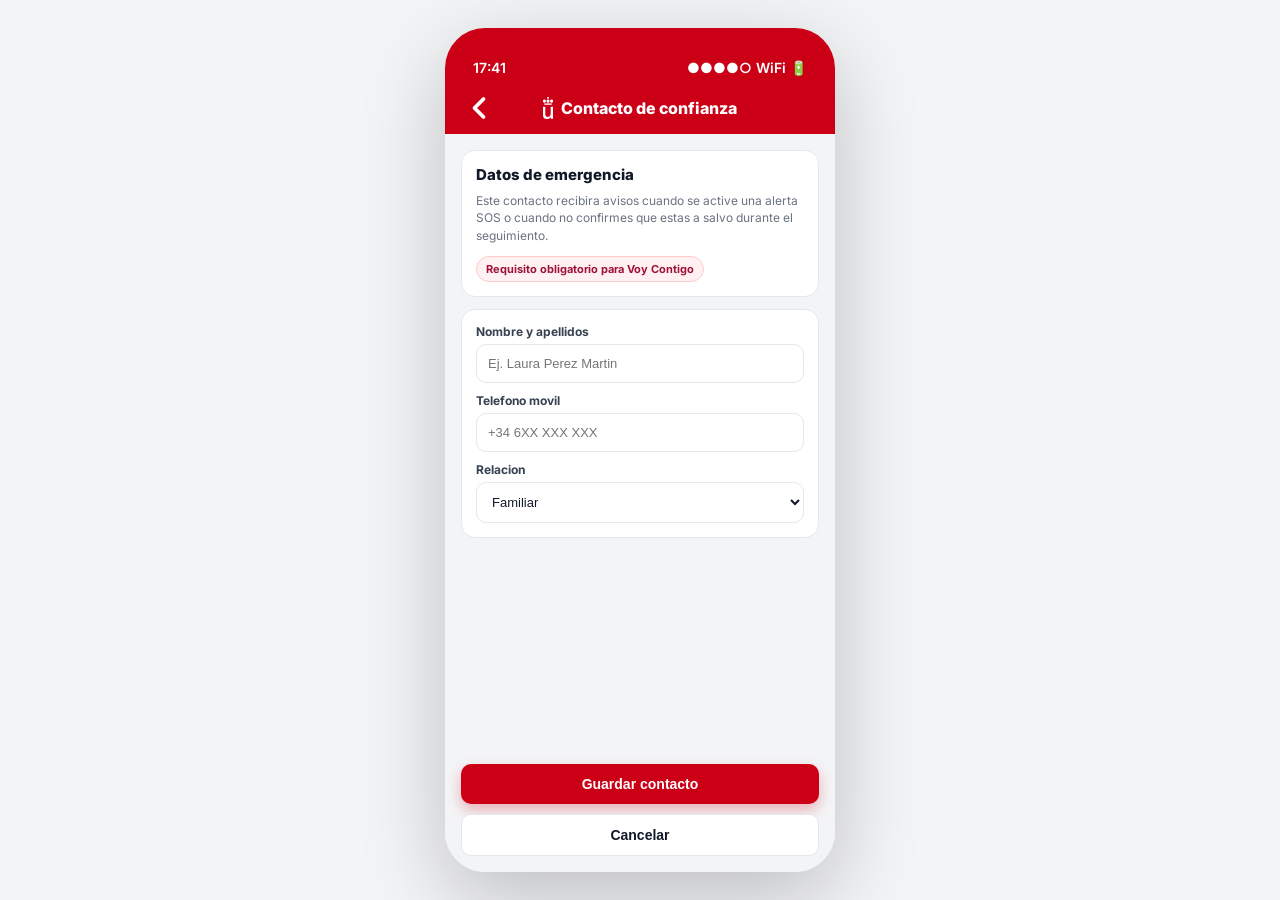
<file: ui-prototype/mockup_contacto_confianza.html>
<!DOCTYPE html>
<html lang="es">
<head>
    <meta charset="UTF-8">
    <meta name="viewport" content="width=device-width, initial-scale=1.0">
    <title>SENDA URJC - Contacto de confianza</title>
    <link href="https://fonts.googleapis.com/css2?family=Inter:wght@400;500;600;700;800&display=swap" rel="stylesheet">
    <style>
        :root {
            --urjc-red: #CB0017;
            --urjc-red-dark: #9E0012;
            --bg-gray: #f3f4f6;
            --text-main: #111827;
            --text-soft: #6b7280;
            --border: #e5e7eb;
        }

        * { box-sizing: border-box; margin: 0; padding: 0; }

        body {
            font-family: 'Inter', sans-serif;
            min-height: 100vh;
            display: flex;
            justify-content: center;
            align-items: center;
            background: var(--bg-gray);
            padding: 20px;
        }

        .phone-frame {
            width: 390px;
            height: 844px;
            background: #fff;
            border-radius: 40px;
            overflow: hidden;
            box-shadow: 0 26px 84px rgba(0, 0, 0, 0.22);
            display: flex;
            flex-direction: column;
        }

        .status-bar {
            height: 54px;
            background: var(--urjc-red);
            color: #fff;
            display: flex;
            justify-content: space-between;
            align-items: flex-end;
            padding: 0 28px 6px;
            font-size: 14px;
            font-weight: 600;
        }

        .header {
            height: 52px;
            background: var(--urjc-red);
            color: #fff;
            display: flex;
            align-items: center;
            justify-content: space-between;
            padding: 0 16px;
        }

        .header-back {
            width: 36px;
            height: 36px;
            display: flex;
            align-items: center;
            justify-content: center;
            cursor: pointer;
        }

        .header-title {
            font-size: 16px;
            font-weight: 800;
            display: flex;
            gap: 8px;
            align-items: center;
        }

        .header-title img { height: 22px; }

        .header-placeholder {
            width: 36px;
            height: 36px;
        }

        .content {
            flex: 1;
            background: var(--bg-gray);
            padding: 16px;
            display: flex;
            flex-direction: column;
            gap: 12px;
        }

        .section {
            background: #fff;
            border-radius: 14px;
            border: 1px solid var(--border);
            padding: 14px;
        }

        .section h2 {
            font-size: 15px;
            font-weight: 800;
            color: var(--text-main);
            margin-bottom: 8px;
        }

        .section p {
            color: var(--text-soft);
            font-size: 12px;
            line-height: 1.45;
            margin-bottom: 12px;
        }

        .field {
            display: flex;
            flex-direction: column;
            gap: 5px;
            margin-bottom: 10px;
        }

        .field label {
            font-size: 12px;
            font-weight: 700;
            color: #374151;
        }

        .field input,
        .field select {
            width: 100%;
            border: 1px solid var(--border);
            border-radius: 10px;
            padding: 11px;
            font-size: 13px;
            color: var(--text-main);
            background: #fff;
        }

        .actions {
            margin-top: auto;
            display: flex;
            flex-direction: column;
            gap: 10px;
        }

        .btn {
            border: none;
            border-radius: 10px;
            padding: 12px;
            font-size: 14px;
            font-weight: 700;
            cursor: pointer;
        }

        .btn-primary {
            background: var(--urjc-red);
            color: #fff;
            box-shadow: 0 6px 14px rgba(203, 0, 23, 0.28);
        }

        .btn-primary:hover { background: var(--urjc-red-dark); }

        .btn-secondary {
            background: #fff;
            color: var(--text-main);
            border: 1px solid var(--border);
        }

        .chip {
            display: inline-flex;
            align-items: center;
            gap: 6px;
            border-radius: 999px;
            border: 1px solid #fecaca;
            background: #fff1f2;
            color: #9f1239;
            padding: 5px 9px;
            font-size: 11px;
            font-weight: 700;
        }
    </style>
</head>
<body>
    <div class="phone-frame">
        <div class="status-bar">
            <span>17:41</span>
            <span>●●●●○ WiFi 🔋</span>
        </div>

        <div class="header">
            <div class="header-back" data-back="mockup_perfil.html">
                <svg viewBox="0 0 24 24" fill="none" stroke="white" stroke-width="2.5" stroke-linecap="round" stroke-linejoin="round">
                    <polyline points="15 18 9 12 15 6"></polyline>
                </svg>
            </div>
            <div class="header-title">
                <img src="assets/URJC_Simbolos/URJ_simbolo_BN_NEG.png" alt="URJC">
                Contacto de confianza
            </div>
            <div class="header-placeholder"></div>
        </div>

        <main class="content">
            <section class="section">
                <h2>Datos de emergencia</h2>
                <p>Este contacto recibira avisos cuando se active una alerta SOS o cuando no confirmes que estas a salvo durante el seguimiento.</p>
                <span class="chip">Requisito obligatorio para Voy Contigo</span>
            </section>

            <section class="section">
                <div class="field">
                    <label for="contactName">Nombre y apellidos</label>
                    <input id="contactName" type="text" placeholder="Ej. Laura Perez Martin">
                </div>

                <div class="field">
                    <label for="contactPhone">Telefono movil</label>
                    <input id="contactPhone" type="tel" placeholder="+34 6XX XXX XXX">
                </div>

                <div class="field" style="margin-bottom: 0;">
                    <label for="contactRelation">Relacion</label>
                    <select id="contactRelation">
                        <option value="familia" selected>Familiar</option>
                        <option value="amistad">Amistad</option>
                        <option value="otro">Otro</option>
                    </select>
                </div>
            </section>

            <div class="actions">
                <button id="saveTrustedBtn" class="btn btn-primary">Guardar contacto</button>
                <button class="btn btn-secondary" data-demo-nav="mockup_perfil.html">Cancelar</button>
            </div>
        </main>
    </div>

    <script src="demo-flow.js"></script>
</body>
</html>
</file>
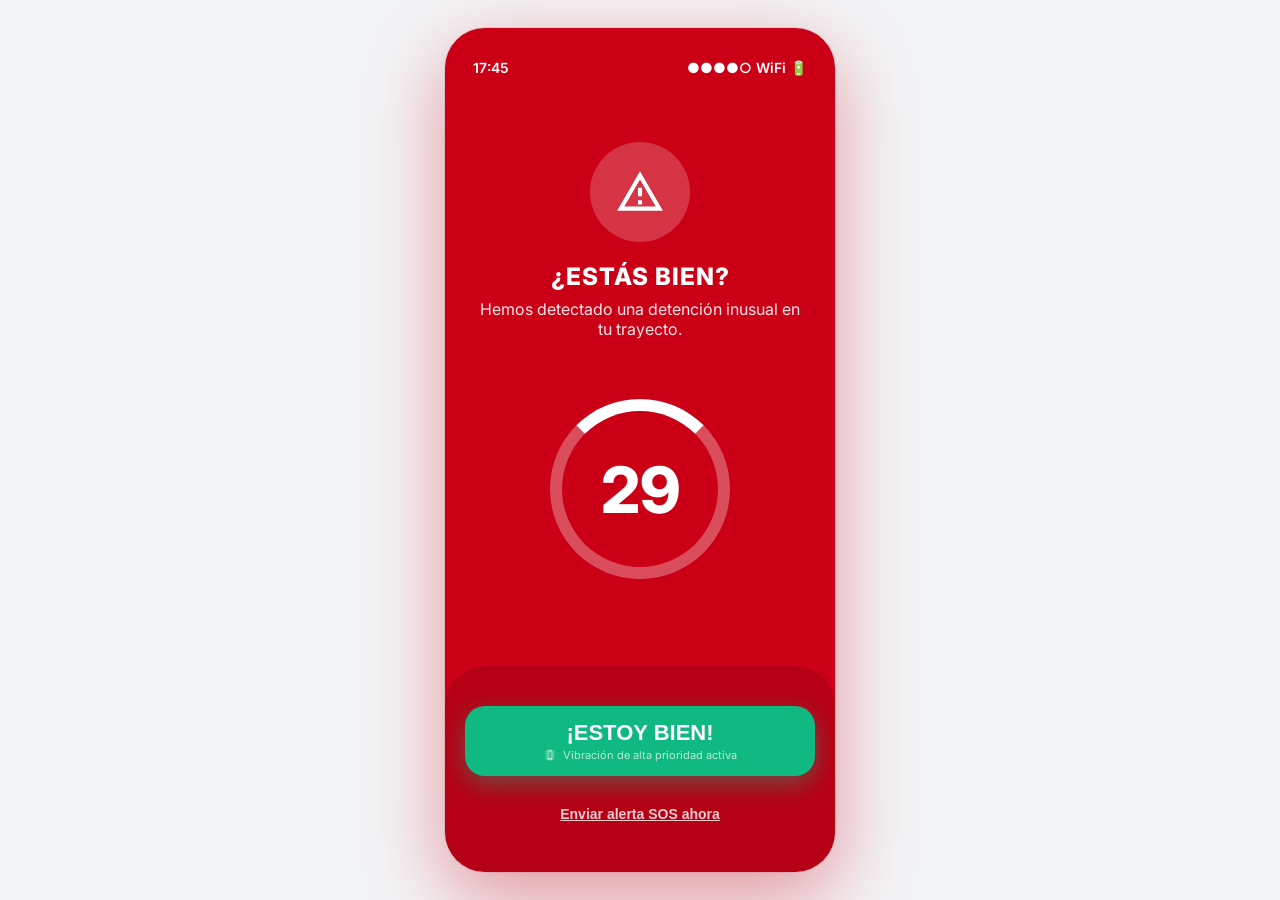
<file: ui-prototype/mockup_emergencia.html>
<!DOCTYPE html>
<html lang="es">
<head>
    <meta charset="UTF-8">
    <meta name="viewport" content="width=device-width, initial-scale=1.0">
    <title>SENDA URJC — Emergencia Activa</title>
    <link href="https://fonts.googleapis.com/css2?family=Inter:wght@400;600;800&display=swap" rel="stylesheet">
    <style>
        * { margin: 0; padding: 0; box-sizing: border-box; }
        body {
            font-family: 'Inter', sans-serif;
            background: #F3F4F6;
            display: flex;
            justify-content: center;
            align-items: center;
            min-height: 100vh;
            padding: 20px;
        }
        .phone-frame {
            width: 390px;
            height: 844px;
            background: #CB0017; /* URJC Red */
            border-radius: 40px;
            overflow: hidden;
            box-shadow: 0 25px 80px rgba(203,0,23, 0.4), 0 0 0 1px rgba(0,0,0,0.08);
            position: relative;
            display: flex;
            flex-direction: column;
            color: white;
            text-align: center;
            animation: pulseBg 2s infinite;
        }

        @keyframes pulseBg {
            0%, 100% { background: #CB0017; }
            50% { background: #9E0012; }
        }

        .status-bar {
            height: 54px;
            display: flex;
            align-items: flex-end;
            justify-content: space-between;
            padding: 0 28px 6px;
            font-size: 14px;
            font-weight: 600;
        }

        .alert-icon {
            margin: 60px auto 20px;
            width: 100px;
            height: 100px;
            background: rgba(255,255,255,0.2);
            border-radius: 50%;
            display: flex;
            align-items: center;
            justify-content: center;
        }

        .alert-icon svg { width: 50px; height: 50px; fill: white; }

        .pre-alert-title {
            font-size: 24px;
            font-weight: 800;
            margin-bottom: 8px;
            text-transform: uppercase;
            letter-spacing: 1px;
        }

        .pre-alert-desc {
            font-size: 16px;
            opacity: 0.9;
            padding: 0 30px;
            margin-bottom: 40px;
        }

        .timer-container {
            margin: 20px auto 50px;
            position: relative;
            width: 180px;
            height: 180px;
        }

        .timer-circle {
            width: 100%;
            height: 100%;
            border-radius: 50%;
            border: 12px solid rgba(255,255,255,0.3);
            border-top-color: white;
            display: flex;
            align-items: center;
            justify-content: center;
            animation: spin 1s linear infinite;
        }

        @keyframes spin { 100% { transform: rotate(360deg); } }

        .timer-text {
            position: absolute;
            top: 50%;
            left: 50%;
            transform: translate(-50%, -50%);
            font-size: 64px;
            font-weight: 800;
        }

        .action-area {
            margin-top: auto;
            padding: 40px 20px;
            display: flex;
            flex-direction: column;
            gap: 20px;
            background: rgba(0,0,0,0.1);
            border-radius: 40px 40px 0 0;
        }

        .btn-safe {
            background: #10B981; /* Green active */
            color: white;
            font-size: 22px;
            font-weight: 800;
            padding: 14px 24px 30px 24px;
            border-radius: 20px;
            border: none;
            cursor: pointer;
            box-shadow: 0 8px 24px rgba(16, 185, 129, 0.4);
            text-transform: uppercase;
        }

        .btn-cancel {
            background: transparent;
            color: rgba(255,255,255,0.8);
            font-size: 14px;
            font-weight: 600;
            border: none;
            text-decoration: underline;
            padding: 10px;
            cursor: pointer;
        }
        
        .haptic-indicator {
            position: absolute;
            bottom: 110px;
            left: 50%;
            transform: translateX(-50%);
            font-size: 11px;
            opacity: 0.7;
            display: flex;
            align-items: center;
            gap: 6px;
        }
    </style>
</head>
<body>
    <div class="phone-frame">
        <div class="status-bar">
            <span>17:45</span>
            <span>●●●●○ WiFi 🔋</span>
        </div>

        <div class="alert-icon">
            <svg viewBox="0 0 24 24"><path d="M12 2L1 21h22M12 6l7.53 13H4.47M11 10v4h2v-4m-2 6v2h2v-2"/></svg>
        </div>

        <div class="pre-alert-title">¿Estás bien?</div>
        <div class="pre-alert-desc">Hemos detectado una detención inusual en tu trayecto.</div>

        <div class="timer-container">
            <div class="timer-circle"></div>
            <div class="timer-text"><p id="demo">29</p></div>
        </div>
        
        <div class="haptic-indicator">
            <svg width="14" height="14" viewBox="0 0 24 24" fill="white"><path d="M4 4h16v16H4z" opacity="0.3"/><path d="M10 21h4a2 2 0 002-2V5a2 2 0 00-2-2h-4a2 2 0 00-2 2v14a2 2 0 002 2zm1-17h2v1h-2V4zm-2 2h6v11H9V6zm2 13h2v1h-2v-1z"/></svg>
            Vibración de alta prioridad activa
        </div>

        <div class="action-area">
            <button class="btn-safe">
                ¡Estoy bien!
            </button>
            <button class="btn-cancel">Enviar alerta SOS ahora</button>
        </div>
    </div>
    <script src="demo-flow.js"></script>
</body>
</html>
</file>
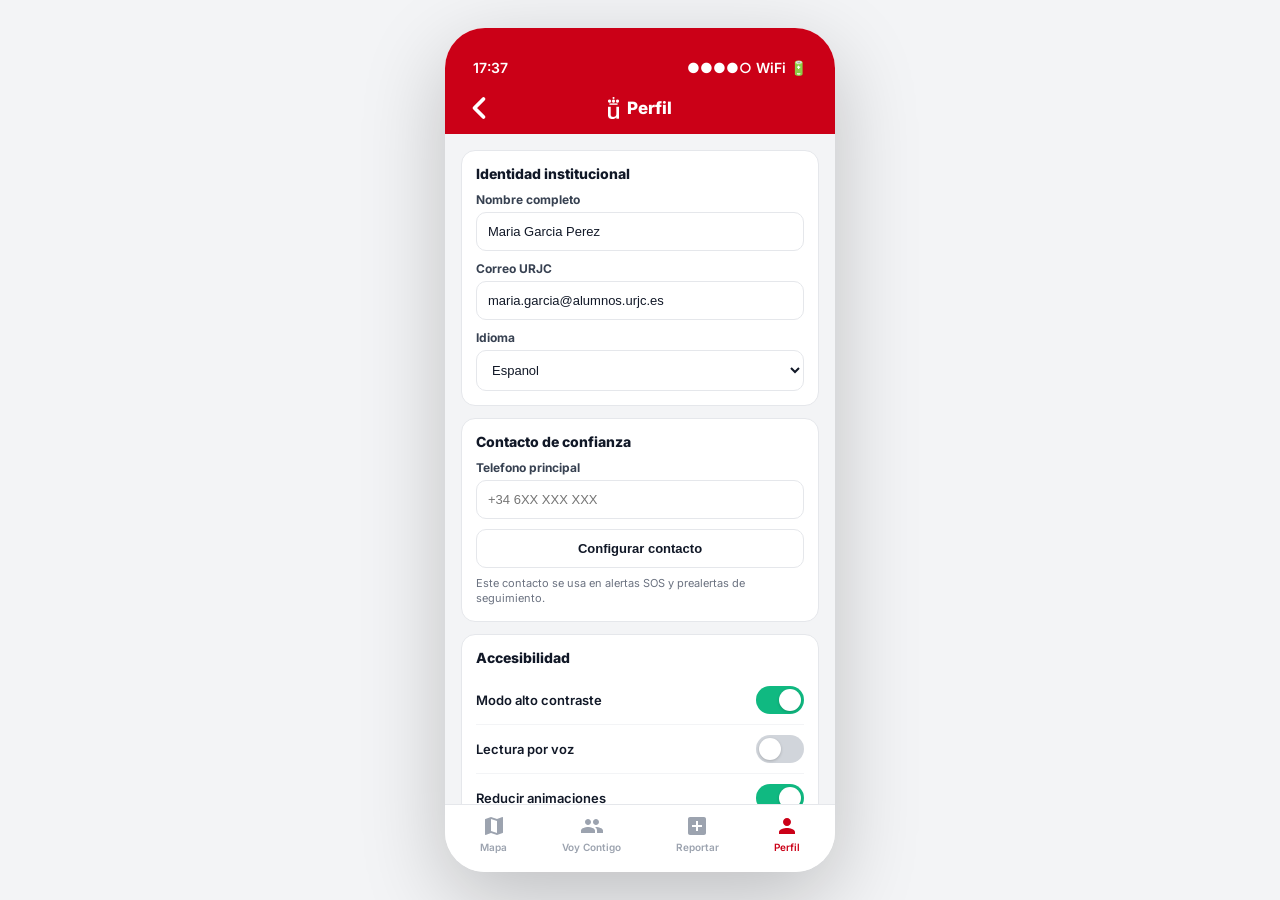
<file: ui-prototype/mockup_perfil.html>
<!DOCTYPE html>
<html lang="es">
<head>
    <meta charset="UTF-8">
    <meta name="viewport" content="width=device-width, initial-scale=1.0">
    <title>SENDA URJC - Perfil</title>
    <link href="https://fonts.googleapis.com/css2?family=Inter:wght@400;500;600;700;800&display=swap" rel="stylesheet">
    <style>
        :root {
            --urjc-red: #CB0017;
            --urjc-red-dark: #9E0012;
            --bg-gray: #f3f4f6;
            --text-main: #111827;
            --text-soft: #6b7280;
            --border: #e5e7eb;
        }

        * { box-sizing: border-box; margin: 0; padding: 0; }

        body {
            font-family: 'Inter', sans-serif;
            min-height: 100vh;
            display: flex;
            justify-content: center;
            align-items: center;
            background: var(--bg-gray);
            padding: 20px;
        }

        .phone-frame {
            width: 390px;
            height: 844px;
            background: #fff;
            border-radius: 40px;
            overflow: hidden;
            box-shadow: 0 26px 84px rgba(0, 0, 0, 0.22);
            display: flex;
            flex-direction: column;
        }

        .status-bar {
            height: 54px;
            background: var(--urjc-red);
            color: #fff;
            display: flex;
            justify-content: space-between;
            align-items: flex-end;
            padding: 0 28px 6px;
            font-size: 14px;
            font-weight: 600;
        }

        .header {
            height: 52px;
            background: var(--urjc-red);
            color: #fff;
            display: flex;
            align-items: center;
            justify-content: space-between;
            padding: 0 16px;
        }

        .header-back {
            width: 36px;
            height: 36px;
            display: flex;
            align-items: center;
            justify-content: center;
            cursor: pointer;
        }

        .header-title {
            font-size: 17px;
            font-weight: 800;
            display: flex;
            gap: 8px;
            align-items: center;
        }

        .header-title img { height: 22px; }

        .header-placeholder {
            width: 36px;
            height: 36px;
        }

        .content {
            flex: 1;
            overflow-y: auto;
            background: var(--bg-gray);
            padding: 16px;
            display: flex;
            flex-direction: column;
            gap: 12px;
        }

        .section {
            background: #fff;
            border-radius: 14px;
            border: 1px solid var(--border);
            padding: 14px;
        }

        .section h2 {
            font-size: 14px;
            font-weight: 800;
            color: var(--text-main);
            margin-bottom: 10px;
        }

        .field {
            display: flex;
            flex-direction: column;
            gap: 5px;
            margin-bottom: 10px;
        }

        .field label {
            font-size: 12px;
            font-weight: 700;
            color: #374151;
        }

        .field input,
        .field select {
            width: 100%;
            border: 1px solid var(--border);
            border-radius: 10px;
            padding: 11px;
            font-size: 13px;
            color: var(--text-main);
            background: #fff;
        }

        .switch-row {
            display: flex;
            justify-content: space-between;
            align-items: center;
            padding: 10px 0;
            border-bottom: 1px solid #f3f4f6;
        }

        .switch-row:last-child { border-bottom: none; }

        .switch-label {
            font-size: 13px;
            color: var(--text-main);
            font-weight: 600;
        }

        .toggle-switch {
            width: 48px;
            height: 28px;
            background: #10B981;
            border-radius: 14px;
            position: relative;
            cursor: pointer;
        }

        .toggle-switch::after {
            content: '';
            position: absolute;
            width: 22px;
            height: 22px;
            background: white;
            border-radius: 50%;
            top: 3px;
            right: 3px;
            box-shadow: 0 1px 3px rgba(0,0,0,0.2);
        }

        .inline-actions {
            display: flex;
            gap: 8px;
            margin-top: 8px;
        }

        .btn {
            border: none;
            border-radius: 10px;
            padding: 11px;
            font-size: 13px;
            font-weight: 700;
            cursor: pointer;
            width: 100%;
        }

        .btn-primary {
            background: var(--urjc-red);
            color: #fff;
            box-shadow: 0 6px 14px rgba(203, 0, 23, 0.28);
        }

        .btn-primary:hover { background: var(--urjc-red-dark); }

        .btn-secondary {
            background: #fff;
            color: var(--text-main);
            border: 1px solid var(--border);
        }

        .note {
            margin-top: 8px;
            font-size: 11px;
            color: var(--text-soft);
            line-height: 1.4;
        }

        .bottom-nav {
            height: 68px;
            background: #fff;
            border-top: 1px solid var(--border);
            display: flex;
            align-items: center;
            justify-content: space-around;
            padding: 0 8px 10px;
        }

        .nav-item {
            display: flex;
            flex-direction: column;
            align-items: center;
            gap: 3px;
            cursor: pointer;
        }

        .nav-item svg { width: 24px; height: 24px; }
        .nav-item span { font-size: 10px; font-weight: 600; }

        .nav-item.active svg { fill: var(--urjc-red); }
        .nav-item.active span { color: var(--urjc-red); }
        .nav-item:not(.active) svg { fill: #9ca3af; }
        .nav-item:not(.active) span { color: #9ca3af; }
    </style>
</head>
<body>
    <div class="phone-frame">
        <div class="status-bar">
            <span>17:37</span>
            <span>●●●●○ WiFi 🔋</span>
        </div>

        <div class="header">
            <div class="header-back">
                <svg viewBox="0 0 24 24" fill="none" stroke="white" stroke-width="2.5" stroke-linecap="round" stroke-linejoin="round">
                    <polyline points="15 18 9 12 15 6"></polyline>
                </svg>
            </div>
            <div class="header-title">
                <img src="assets/URJC_Simbolos/URJ_simbolo_BN_NEG.png" alt="URJC">
                Perfil
            </div>
            <div class="header-placeholder"></div>
        </div>

        <main class="content">
            <section class="section">
                <h2>Identidad institucional</h2>
                <div class="field">
                    <label for="fullName">Nombre completo</label>
                    <input id="fullName" type="text" value="Maria Garcia Perez">
                </div>
                <div class="field">
                    <label for="mail">Correo URJC</label>
                    <input id="mail" type="email" value="maria.garcia@alumnos.urjc.es">
                </div>
                <div class="field" style="margin-bottom: 0;">
                    <label for="language">Idioma</label>
                    <select id="language">
                        <option value="es" selected>Espanol</option>
                        <option value="en">English</option>
                    </select>
                </div>
            </section>

            <section class="section">
                <h2>Contacto de confianza</h2>
                <div class="field">
                    <label for="trustedPhone">Telefono principal</label>
                    <input id="trustedPhone" type="tel" placeholder="+34 6XX XXX XXX">
                </div>
                <div class="inline-actions">
                    <button id="manageContactBtn" class="btn btn-secondary">Configurar contacto</button>
                </div>
                <p class="note">Este contacto se usa en alertas SOS y prealertas de seguimiento.</p>
            </section>

            <section class="section">
                <h2>Accesibilidad</h2>
                <div class="switch-row">
                    <span class="switch-label">Modo alto contraste</span>
                    <div class="toggle-switch"></div>
                </div>
                <div class="switch-row">
                    <span class="switch-label">Lectura por voz</span>
                    <div class="toggle-switch is-off"></div>
                </div>
                <div class="switch-row">
                    <span class="switch-label">Reducir animaciones</span>
                    <div class="toggle-switch"></div>
                </div>
            </section>

            <section class="section" style="margin-top: auto;">
                <button id="saveProfileBtn" class="btn btn-primary">Guardar cambios</button>
            </section>
        </main>

        <div class="bottom-nav">
            <div class="nav-item">
                <svg viewBox="0 0 24 24"><path d="M20.5 3l-.16.03L15 5.1 9 3 3.36 4.9c-.21.07-.36.25-.36.48V20.5c0 .28.22.5.5.5l.16-.03L9 18.9l6 2.1 5.64-1.9c.21-.07.36-.25.36-.48V3.5c0-.28-.22-.5-.5-.5zM15 19l-6-2.11V5l6 2.11V19z"/></svg>
                <span>Mapa</span>
            </div>
            <div class="nav-item">
                <svg viewBox="0 0 24 24"><path d="M16 11c1.66 0 2.99-1.34 2.99-3S17.66 5 16 5c-1.66 0-3 1.34-3 3s1.34 3 3 3zm-8 0c1.66 0 2.99-1.34 2.99-3S9.66 5 8 5C6.34 5 5 6.34 5 8s1.34 3 3 3zm0 2c-2.33 0-7 1.17-7 3.5V19h14v-2.5c0-2.33-4.67-3.5-7-3.5zm8 0c-.29 0-.62.02-.97.05 1.16.84 1.97 1.97 1.97 3.45V19h6v-2.5c0-2.33-4.67-3.5-7-3.5z"/></svg>
                <span>Voy Contigo</span>
            </div>
            <div class="nav-item">
                <svg viewBox="0 0 24 24"><path d="M19 3H5c-1.1 0-2 .9-2 2v14c0 1.1.9 2 2 2h14c1.1 0 2-.9 2-2V5c0-1.1-.9-2-2-2zm-2 10h-4v4h-2v-4H7v-2h4V7h2v4h4v2z"/></svg>
                <span>Reportar</span>
            </div>
            <div class="nav-item active">
                <svg viewBox="0 0 24 24"><path d="M12 12c2.21 0 4-1.79 4-4s-1.79-4-4-4-4 1.79-4 4 1.79 4 4 4zm0 2c-2.67 0-8 1.34-8 4v2h16v-2c0-2.66-5.33-4-8-4z"/></svg>
                <span>Perfil</span>
            </div>
        </div>
    </div>

    <script src="demo-flow.js"></script>
</body>
</html>
</file>
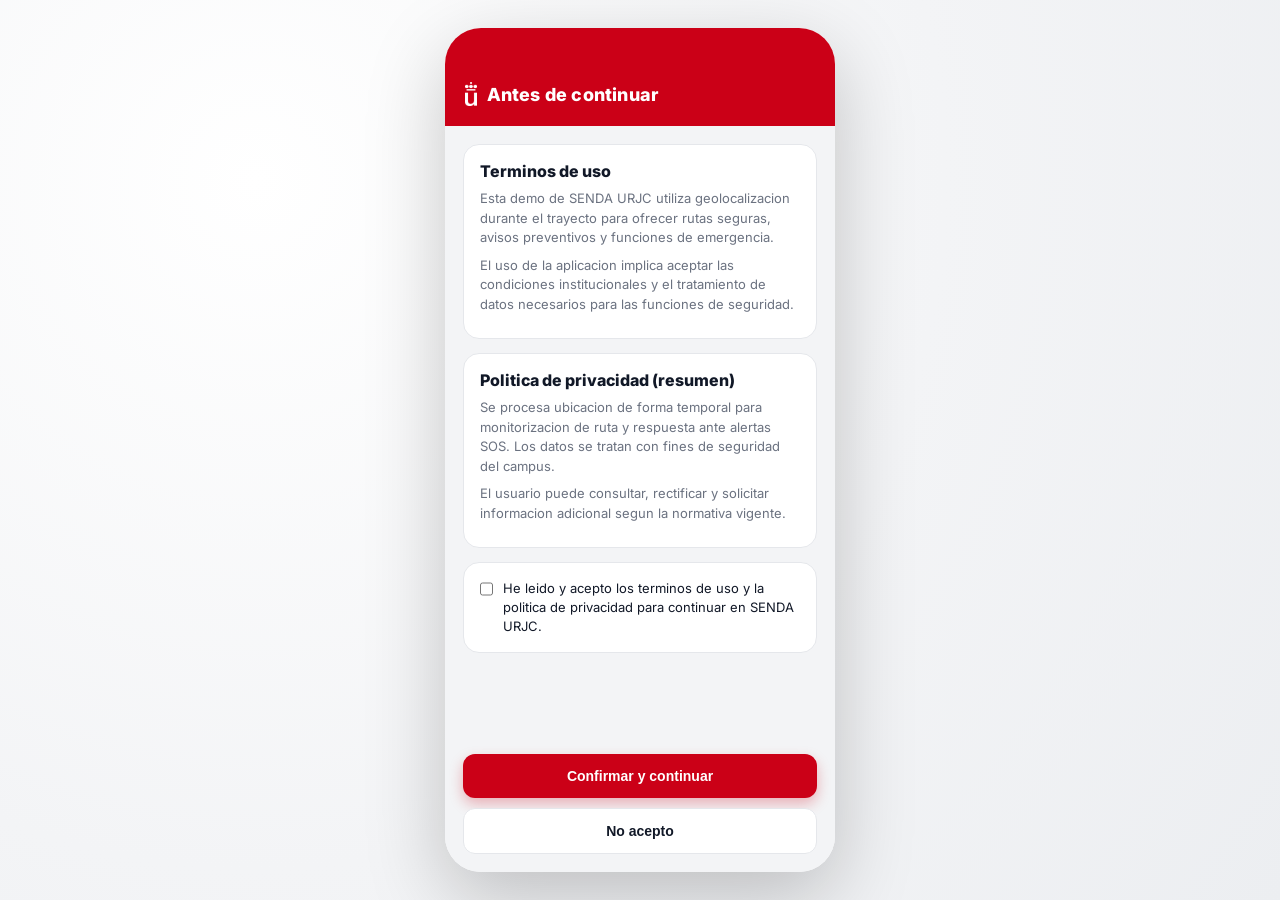
<file: ui-prototype/mockup_terminos.html>
<!DOCTYPE html>
<html lang="es">
<head>
    <meta charset="UTF-8">
    <meta name="viewport" content="width=device-width, initial-scale=1.0">
    <title>SENDA URJC - Terminos y Privacidad</title>
    <link href="https://fonts.googleapis.com/css2?family=Inter:wght@400;500;600;700;800&display=swap" rel="stylesheet">
    <style>
        :root {
            --urjc-red: #CB0017;
            --urjc-red-dark: #9E0012;
            --bg-gray: #f3f4f6;
            --text-main: #111827;
            --text-soft: #6b7280;
            --border: #e5e7eb;
        }

        * { box-sizing: border-box; margin: 0; padding: 0; }

        body {
            font-family: 'Inter', sans-serif;
            min-height: 100vh;
            display: flex;
            align-items: center;
            justify-content: center;
            background: radial-gradient(circle at 20% 20%, #ffffff 0%, #f3f4f6 55%, #eceef1 100%);
            padding: 20px;
        }

        .phone-frame {
            width: 390px;
            height: 844px;
            background: #fff;
            border-radius: 36px;
            overflow: hidden;
            box-shadow: 0 25px 80px rgba(0, 0, 0, 0.22);
            display: flex;
            flex-direction: column;
        }

        .header {
            background: var(--urjc-red);
            color: #fff;
            padding: 54px 20px 20px;
            display: flex;
            align-items: center;
            gap: 10px;
        }

        .header img { height: 24px; }

        .header h1 {
            font-size: 18px;
            font-weight: 800;
            letter-spacing: 0.2px;
        }

        .content {
            flex: 1;
            overflow-y: auto;
            background: var(--bg-gray);
            padding: 18px;
            display: flex;
            flex-direction: column;
            gap: 14px;
        }

        .card {
            background: #fff;
            border: 1px solid var(--border);
            border-radius: 16px;
            padding: 16px;
        }

        .card h2 {
            color: var(--text-main);
            font-size: 16px;
            font-weight: 800;
            margin-bottom: 8px;
        }

        .card p {
            font-size: 13px;
            line-height: 1.5;
            color: var(--text-soft);
            margin-bottom: 8px;
        }

        .consent {
            display: flex;
            align-items: flex-start;
            gap: 10px;
            font-size: 13px;
            line-height: 1.45;
            color: var(--text-main);
        }

        .consent input {
            width: 18px;
            height: 18px;
            margin-top: 1px;
            accent-color: var(--urjc-red);
        }

        .actions {
            margin-top: auto;
            display: flex;
            flex-direction: column;
            gap: 10px;
            padding-top: 6px;
        }

        .btn {
            border: none;
            border-radius: 12px;
            font-weight: 700;
            font-size: 14px;
            padding: 14px;
            cursor: pointer;
        }

        .btn-primary {
            background: var(--urjc-red);
            color: #fff;
            box-shadow: 0 6px 14px rgba(203, 0, 23, 0.28);
        }

        .btn-primary:hover { background: var(--urjc-red-dark); }

        .btn-secondary {
            background: #fff;
            color: var(--text-main);
            border: 1px solid var(--border);
        }
    </style>
</head>
<body>
    <div class="phone-frame">
        <header class="header">
            <img src="assets/URJC_Simbolos/URJ_simbolo_BN_NEG.png" alt="URJC">
            <h1>Antes de continuar</h1>
        </header>

        <main class="content">
            <section class="card">
                <h2>Terminos de uso</h2>
                <p>Esta demo de SENDA URJC utiliza geolocalizacion durante el trayecto para ofrecer rutas seguras, avisos preventivos y funciones de emergencia.</p>
                <p>El uso de la aplicacion implica aceptar las condiciones institucionales y el tratamiento de datos necesarios para las funciones de seguridad.</p>
            </section>

            <section class="card">
                <h2>Politica de privacidad (resumen)</h2>
                <p>Se procesa ubicacion de forma temporal para monitorizacion de ruta y respuesta ante alertas SOS. Los datos se tratan con fines de seguridad del campus.</p>
                <p>El usuario puede consultar, rectificar y solicitar informacion adicional segun la normativa vigente.</p>
            </section>

            <section class="card">
                <label class="consent" for="termsCheck">
                    <input id="termsCheck" type="checkbox">
                    <span>He leido y acepto los terminos de uso y la politica de privacidad para continuar en SENDA URJC.</span>
                </label>
            </section>

            <div class="actions">
                <button id="acceptTermsBtn" class="btn btn-primary">Confirmar y continuar</button>
                <button id="rejectTermsBtn" class="btn btn-secondary">No acepto</button>
            </div>
        </main>
    </div>

    <script src="demo-flow.js"></script>
</body>
</html>
</file>
